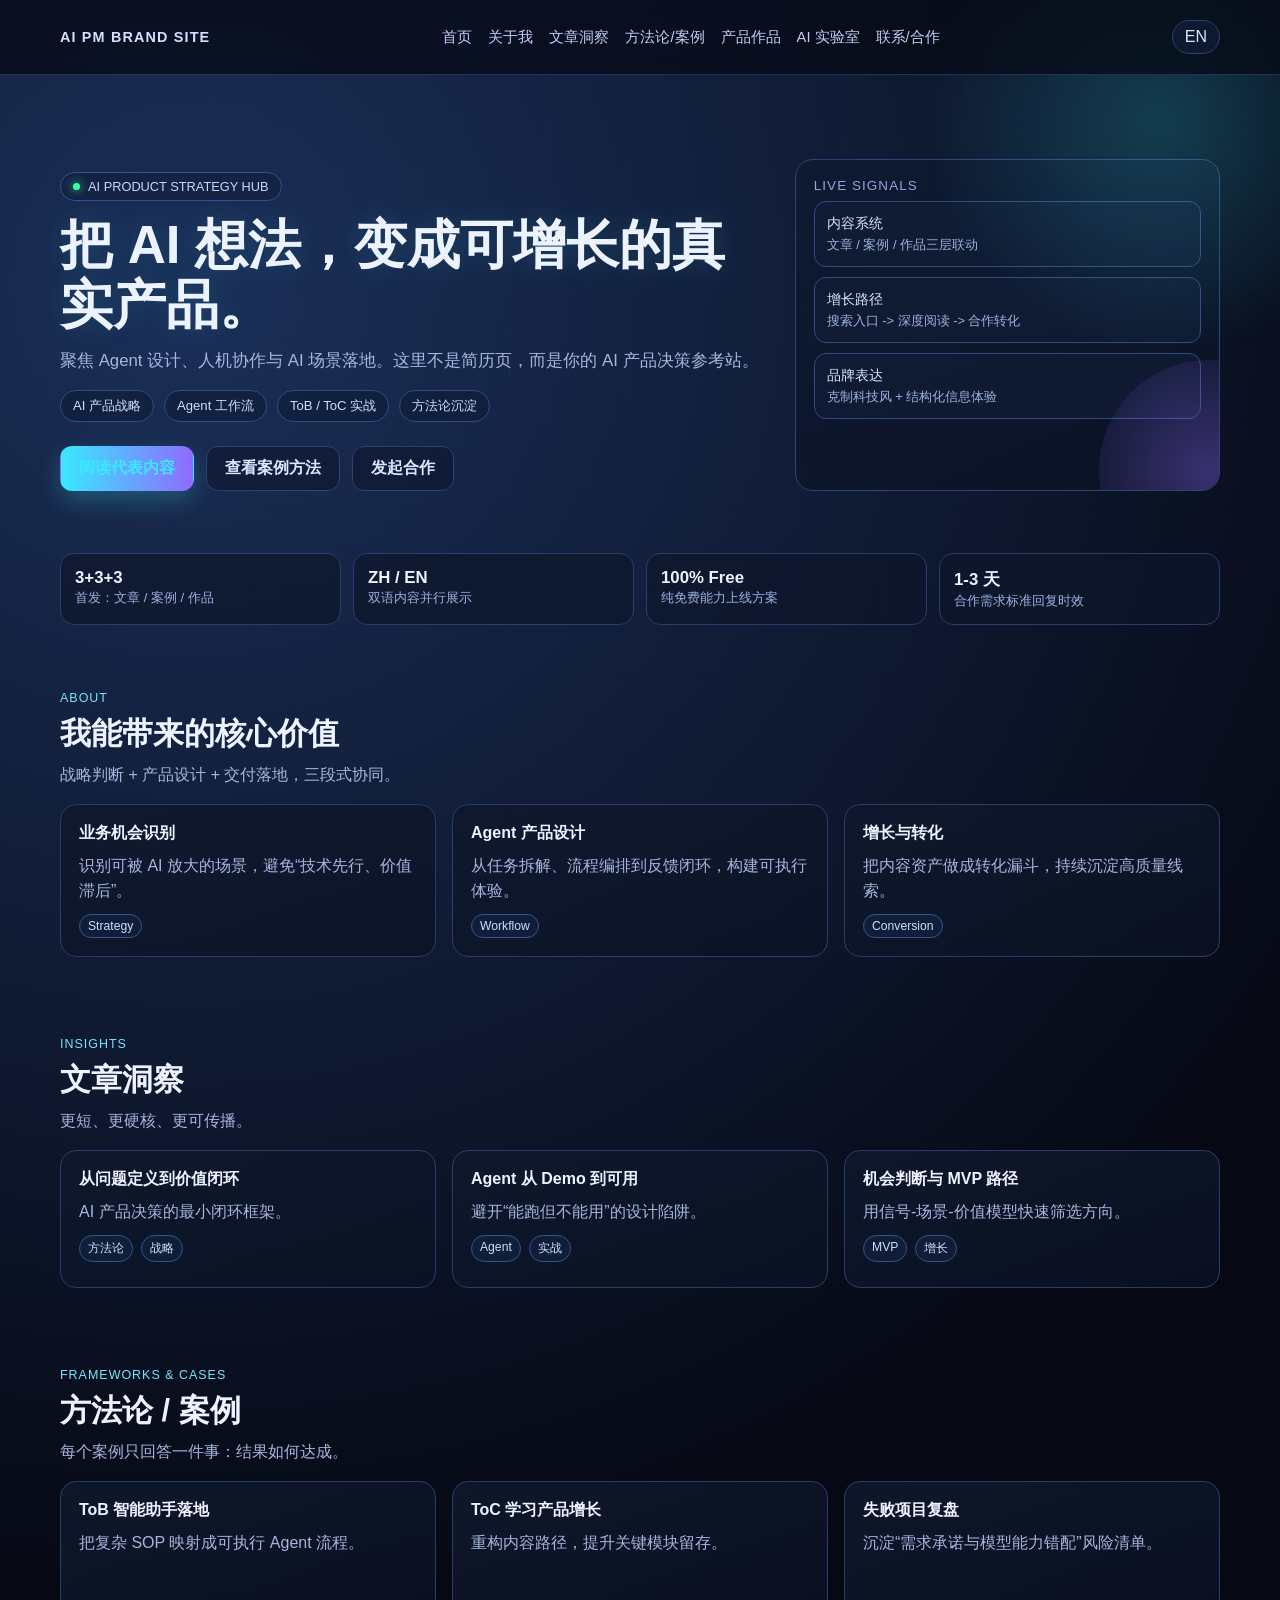
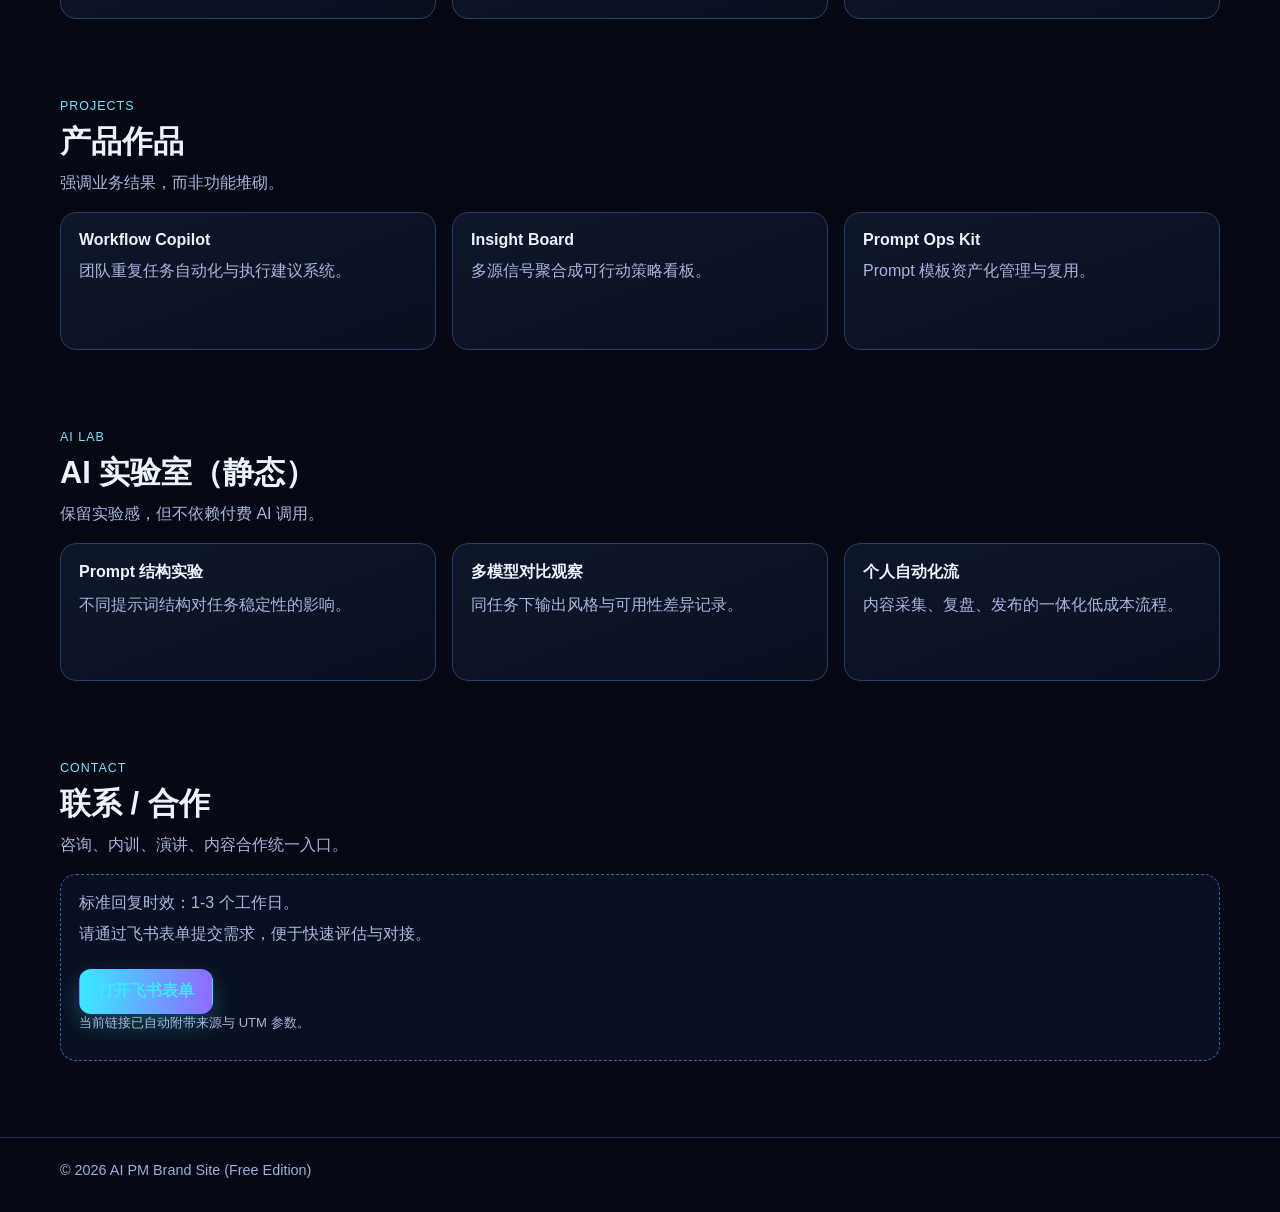
<file: index.html>
<!doctype html>
<html lang="zh-CN">
  <head>
    <meta charset="UTF-8" />
    <meta name="viewport" content="width=device-width, initial-scale=1.0" />
    <meta http-equiv="refresh" content="0; url=./zh/" />
    <title>Redirecting...</title>
  </head>
  <body>
    <p>Redirecting to Chinese homepage...</p>
    <p><a href="./zh/">Click here if not redirected.</a></p>
  </body>
</html>
</file>
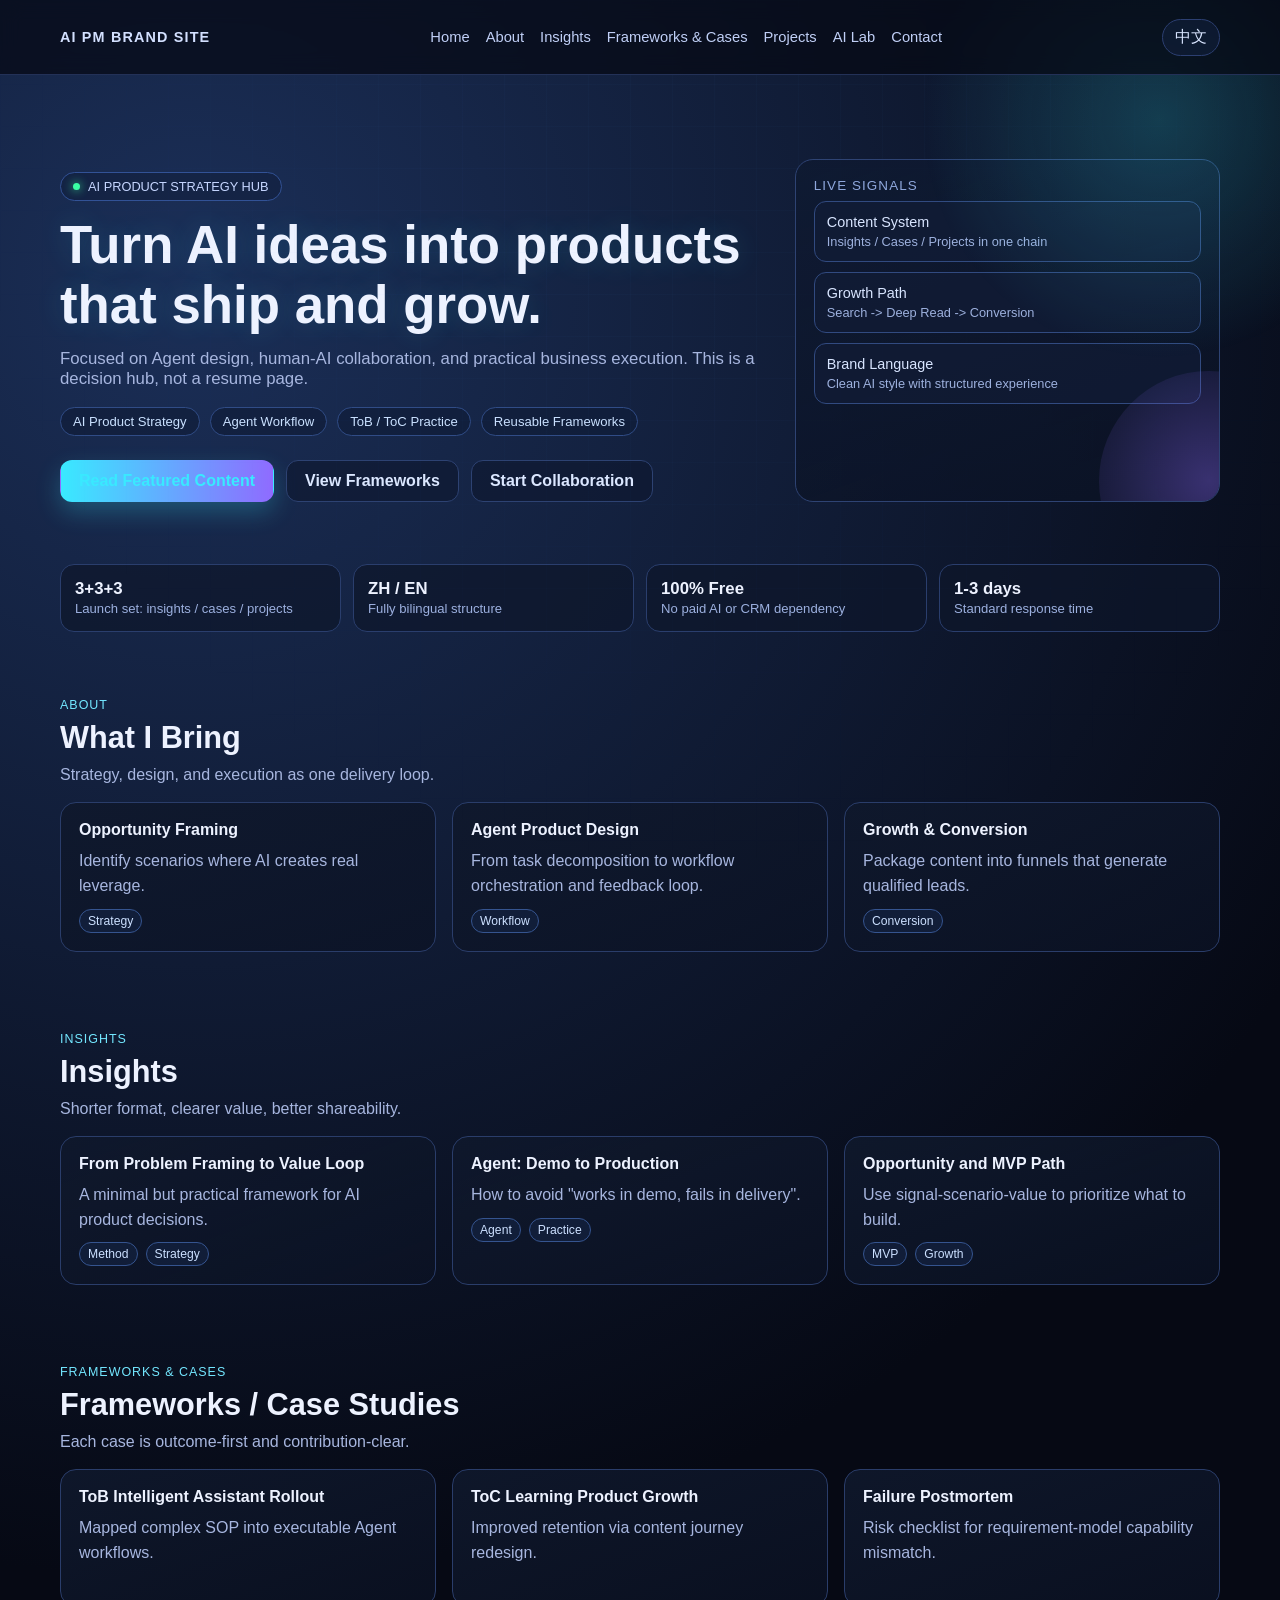
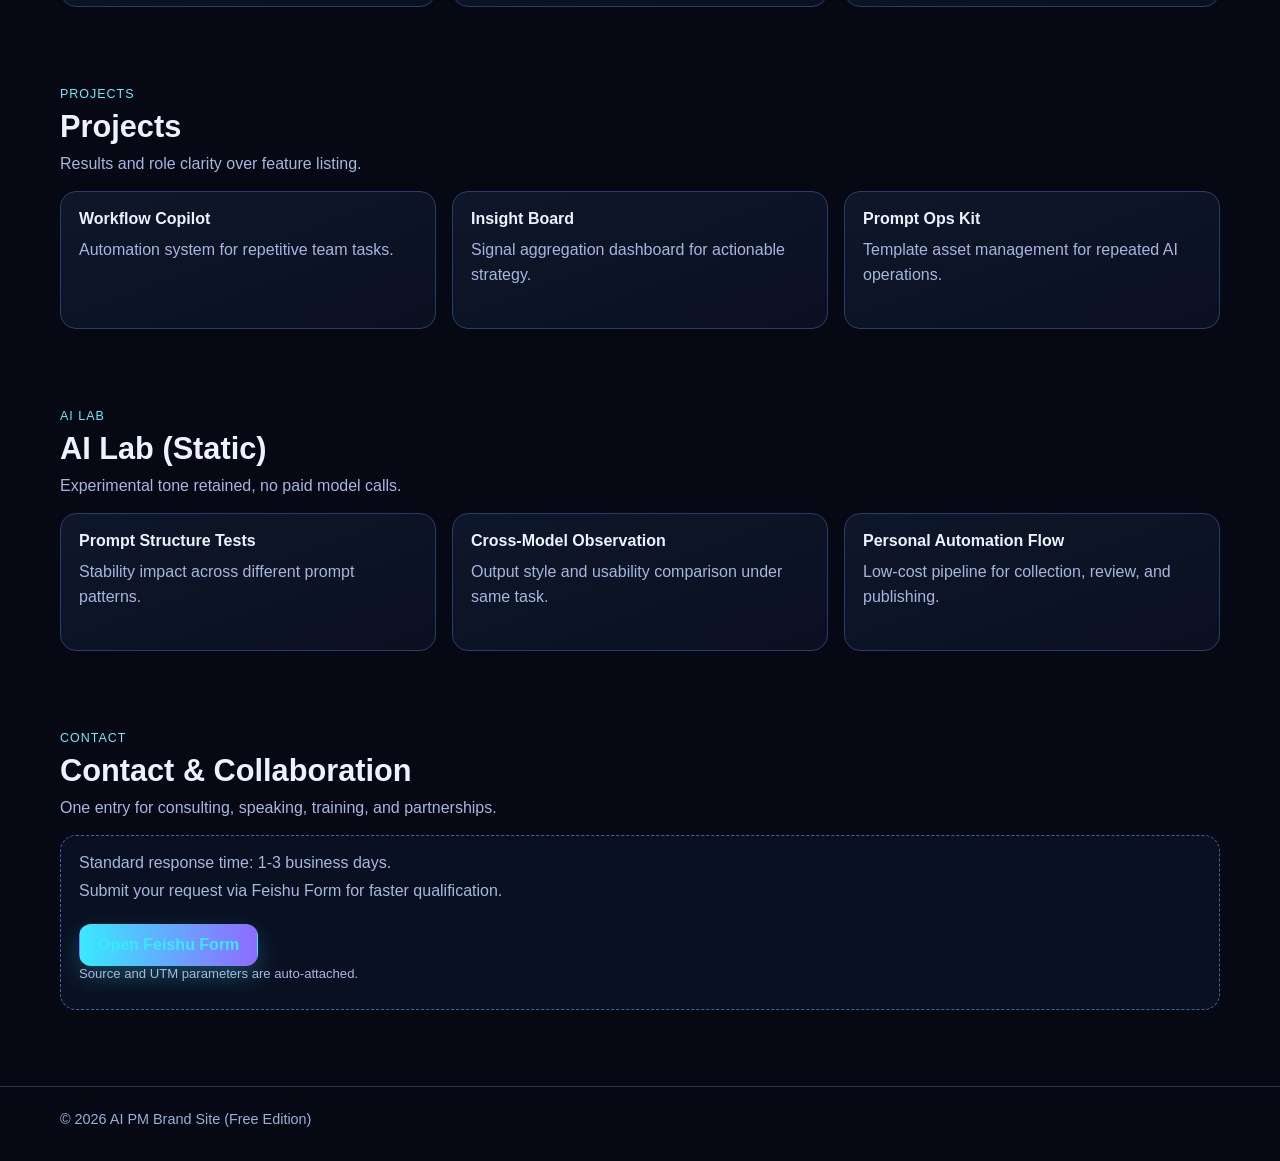
<file: en/index.html>
<!doctype html>
<html lang="en">
  <head>
    <meta charset="UTF-8" />
    <meta name="viewport" content="width=device-width, initial-scale=1.0" />
    <title>AI Product Manager Website | English</title>
    <meta
      name="description"
      content="Free AI PM personal brand website with insights, frameworks, projects, static AI lab, and collaboration entry."
    />
    <link rel="canonical" href="https://ruby-ai-pm.netlify.app/en/" />
    <link rel="alternate" hreflang="zh-CN" href="https://ruby-ai-pm.netlify.app/zh/" />
    <link rel="alternate" hreflang="en" href="https://ruby-ai-pm.netlify.app/en/" />
    <link rel="stylesheet" href="../assets/styles.css" />
  </head>
  <body>
    <header class="topbar">
      <div class="container topbar-inner">
        <div class="brand">AI PM BRAND SITE</div>
        <nav class="nav">
          <a href="#home">Home</a>
          <a href="#about">About</a>
          <a href="#insights">Insights</a>
          <a href="#cases">Frameworks & Cases</a>
          <a href="#projects">Projects</a>
          <a href="#lab">AI Lab</a>
          <a href="#contact">Contact</a>
        </nav>
        <a class="lang-switch" href="../zh/" aria-label="切换到中文">中文</a>
      </div>
    </header>

    <main class="container">
      <section class="hero" id="home">
        <div>
          <p class="badge">AI PRODUCT STRATEGY HUB</p>
          <h1>Turn AI ideas into products that ship and grow.</h1>
          <p class="lead">Focused on Agent design, human-AI collaboration, and practical business execution. This is a decision hub, not a resume page.</p>
          <div class="chip-row">
            <span class="chip">AI Product Strategy</span>
            <span class="chip">Agent Workflow</span>
            <span class="chip">ToB / ToC Practice</span>
            <span class="chip">Reusable Frameworks</span>
          </div>
          <div class="cta-row">
            <a class="btn btn-primary" href="#insights">Read Featured Content</a>
            <a class="btn btn-secondary" href="#cases">View Frameworks</a>
            <a class="btn btn-secondary" href="#contact">Start Collaboration</a>
          </div>
        </div>
        <aside class="hero-panel" aria-label="site signals">
          <p class="panel-title">Live Signals</p>
          <div class="signal-list">
            <div class="signal-item">Content System<span>Insights / Cases / Projects in one chain</span></div>
            <div class="signal-item">Growth Path<span>Search -> Deep Read -> Conversion</span></div>
            <div class="signal-item">Brand Language<span>Clean AI style with structured experience</span></div>
          </div>
        </aside>
      </section>

      <section class="stats-strip" aria-label="quick stats">
        <article class="stat-card"><strong>3+3+3</strong><span>Launch set: insights / cases / projects</span></article>
        <article class="stat-card"><strong>ZH / EN</strong><span>Fully bilingual structure</span></article>
        <article class="stat-card"><strong>100% Free</strong><span>No paid AI or CRM dependency</span></article>
        <article class="stat-card"><strong>1-3 days</strong><span>Standard response time</span></article>
      </section>

      <section class="section" id="about">
        <div class="section-header">
          <p class="eyebrow">ABOUT</p>
          <h2>What I Bring</h2>
          <p class="lead">Strategy, design, and execution as one delivery loop.</p>
        </div>
        <div class="grid grid-3">
          <article class="card">
            <h3>Opportunity Framing</h3>
            <p>Identify scenarios where AI creates real leverage.</p>
            <div class="tags"><span class="tag">Strategy</span></div>
          </article>
          <article class="card">
            <h3>Agent Product Design</h3>
            <p>From task decomposition to workflow orchestration and feedback loop.</p>
            <div class="tags"><span class="tag">Workflow</span></div>
          </article>
          <article class="card">
            <h3>Growth & Conversion</h3>
            <p>Package content into funnels that generate qualified leads.</p>
            <div class="tags"><span class="tag">Conversion</span></div>
          </article>
        </div>
      </section>

      <section class="section" id="insights">
        <div class="section-header">
          <p class="eyebrow">INSIGHTS</p>
          <h2>Insights</h2>
          <p class="lead">Shorter format, clearer value, better shareability.</p>
        </div>
        <div class="grid grid-3">
          <article class="card">
            <h3>From Problem Framing to Value Loop</h3>
            <p>A minimal but practical framework for AI product decisions.</p>
            <div class="tags"><span class="tag">Method</span><span class="tag">Strategy</span></div>
          </article>
          <article class="card">
            <h3>Agent: Demo to Production</h3>
            <p>How to avoid "works in demo, fails in delivery".</p>
            <div class="tags"><span class="tag">Agent</span><span class="tag">Practice</span></div>
          </article>
          <article class="card">
            <h3>Opportunity and MVP Path</h3>
            <p>Use signal-scenario-value to prioritize what to build.</p>
            <div class="tags"><span class="tag">MVP</span><span class="tag">Growth</span></div>
          </article>
        </div>
      </section>

      <section class="section" id="cases">
        <div class="section-header">
          <p class="eyebrow">FRAMEWORKS & CASES</p>
          <h2>Frameworks / Case Studies</h2>
          <p class="lead">Each case is outcome-first and contribution-clear.</p>
        </div>
        <div class="grid grid-3">
          <article class="card">
            <h3>ToB Intelligent Assistant Rollout</h3>
            <p>Mapped complex SOP into executable Agent workflows.</p>
          </article>
          <article class="card">
            <h3>ToC Learning Product Growth</h3>
            <p>Improved retention via content journey redesign.</p>
          </article>
          <article class="card">
            <h3>Failure Postmortem</h3>
            <p>Risk checklist for requirement-model capability mismatch.</p>
          </article>
        </div>
      </section>

      <section class="section" id="projects">
        <div class="section-header">
          <p class="eyebrow">PROJECTS</p>
          <h2>Projects</h2>
          <p class="lead">Results and role clarity over feature listing.</p>
        </div>
        <div class="grid grid-3">
          <article class="card">
            <h3>Workflow Copilot</h3>
            <p>Automation system for repetitive team tasks.</p>
          </article>
          <article class="card">
            <h3>Insight Board</h3>
            <p>Signal aggregation dashboard for actionable strategy.</p>
          </article>
          <article class="card">
            <h3>Prompt Ops Kit</h3>
            <p>Template asset management for repeated AI operations.</p>
          </article>
        </div>
      </section>

      <section class="section" id="lab">
        <div class="section-header">
          <p class="eyebrow">AI LAB</p>
          <h2>AI Lab (Static)</h2>
          <p class="lead">Experimental tone retained, no paid model calls.</p>
        </div>
        <div class="grid grid-3">
          <article class="card">
            <h3>Prompt Structure Tests</h3>
            <p>Stability impact across different prompt patterns.</p>
          </article>
          <article class="card">
            <h3>Cross-Model Observation</h3>
            <p>Output style and usability comparison under same task.</p>
          </article>
          <article class="card">
            <h3>Personal Automation Flow</h3>
            <p>Low-cost pipeline for collection, review, and publishing.</p>
          </article>
        </div>
      </section>

      <section class="section" id="contact">
        <div class="section-header">
          <p class="eyebrow">CONTACT</p>
          <h2>Contact & Collaboration</h2>
          <p class="lead">One entry for consulting, speaking, training, and partnerships.</p>
        </div>
        <div class="contact-box">
          <p>Standard response time: 1-3 business days.</p>
          <p>Submit your request via Feishu Form for faster qualification.</p>
          <div class="cta-row">
            <a class="btn btn-primary" data-feishu-link data-source="en" href="#" target="_blank" rel="noreferrer">Open Feishu Form</a>
          </div>
          <p class="meta">Source and UTM parameters are auto-attached.</p>
        </div>
      </section>
    </main>

    <footer class="footer">
      <div class="container">
        <div>© <span data-year></span> AI PM Brand Site (Free Edition)</div>
      </div>
    </footer>
    <script src="../assets/site.js"></script>
  </body>
</html>
</file>
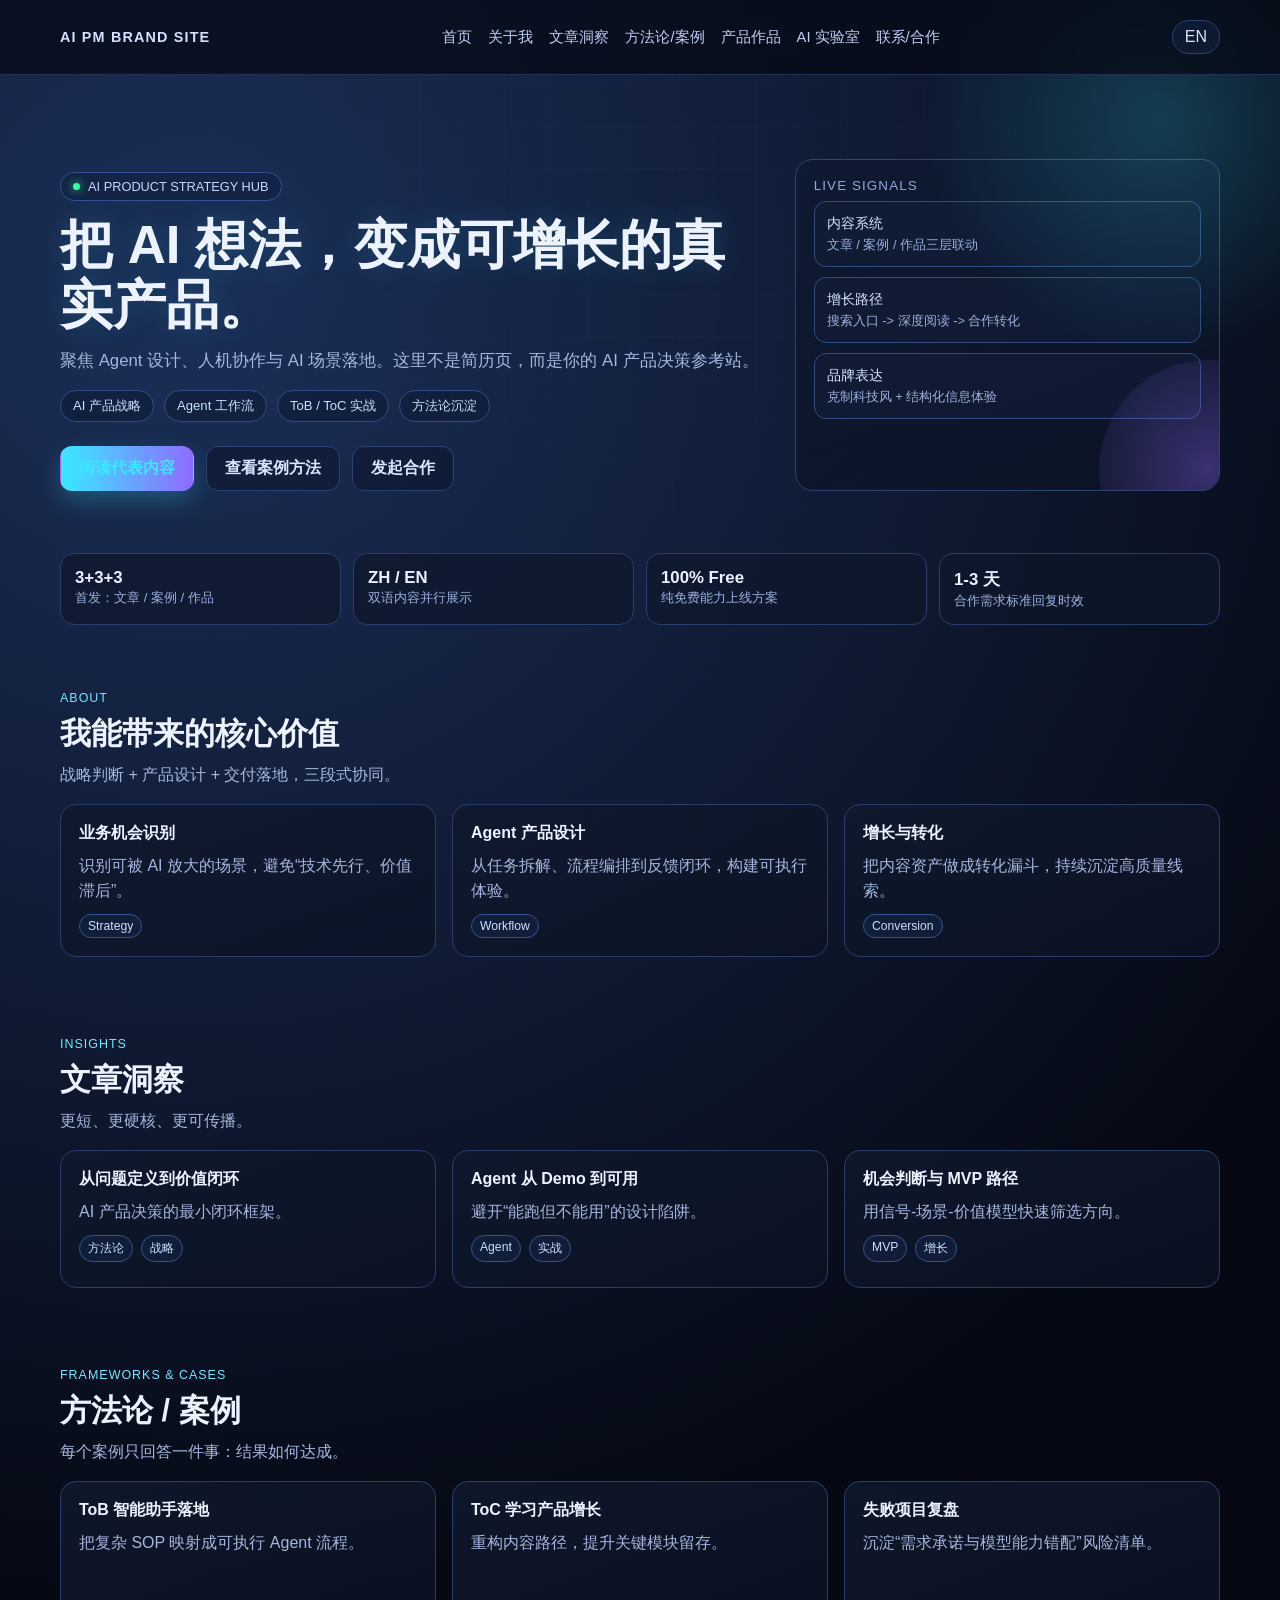
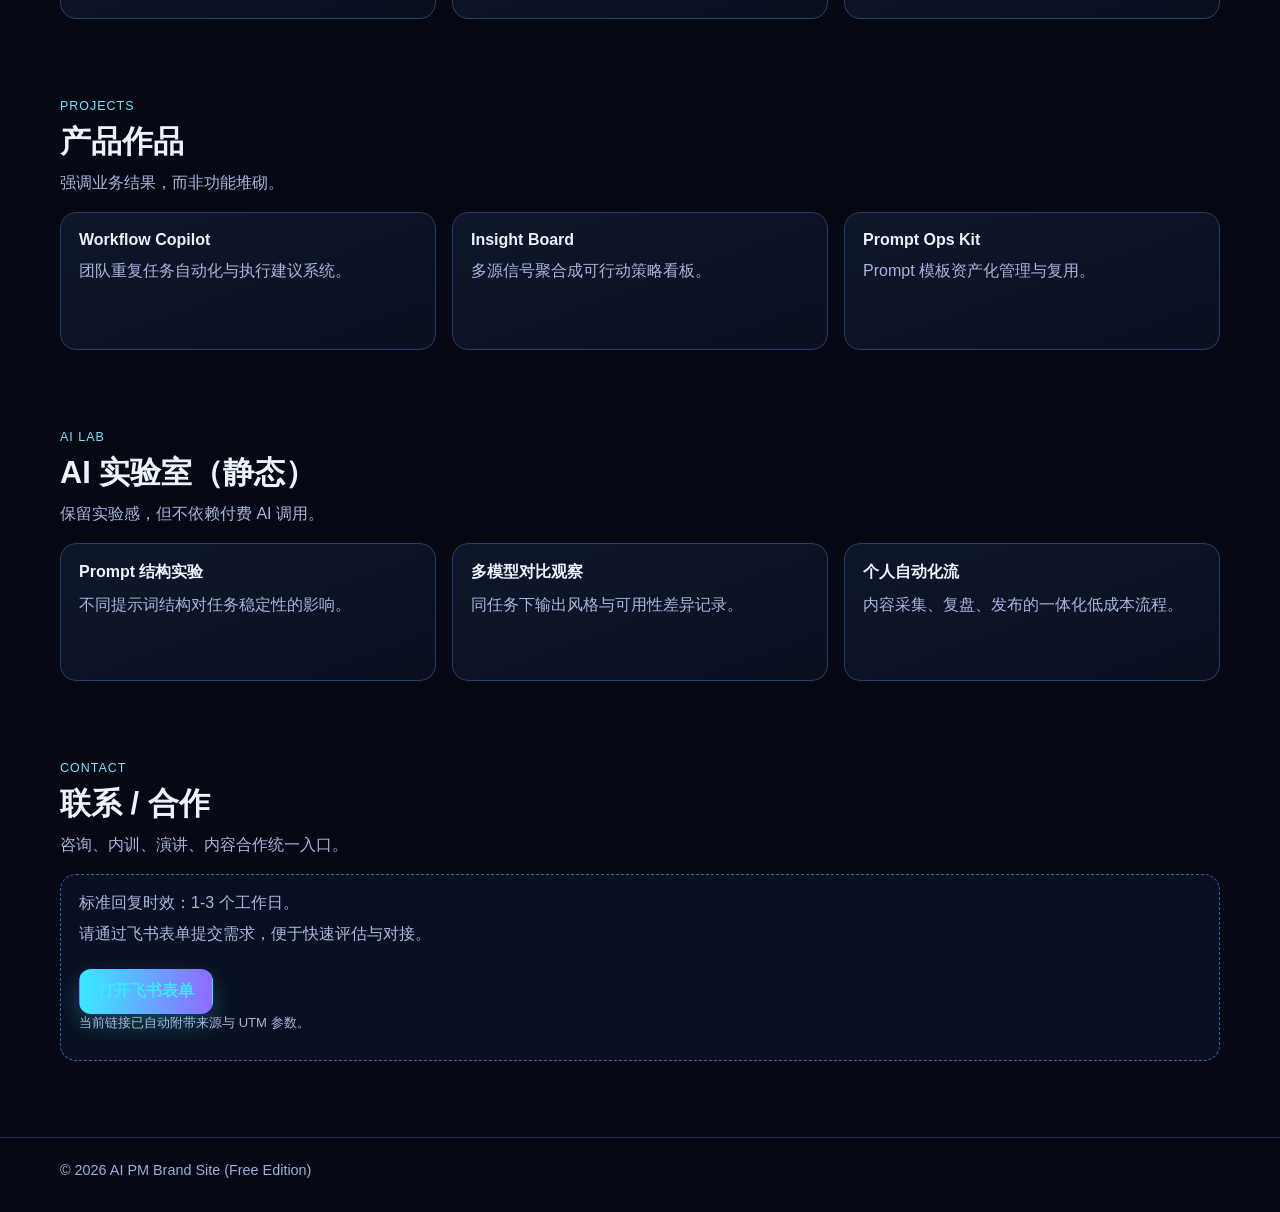
<file: zh/index.html>
<!doctype html>
<html lang="zh-CN">
  <head>
    <meta charset="UTF-8" />
    <meta name="viewport" content="width=device-width, initial-scale=1.0" />
    <title>AI 产品经理个人网站 | 中文版</title>
    <meta
      name="description"
      content="AI 产品经理个人品牌官网（免费版）：文章洞察、方法论案例、产品作品、静态 AI 实验室与合作入口。"
    />
    <link rel="canonical" href="https://ruby-ai-pm.netlify.app/zh/" />
    <link rel="alternate" hreflang="zh-CN" href="https://ruby-ai-pm.netlify.app/zh/" />
    <link rel="alternate" hreflang="en" href="https://ruby-ai-pm.netlify.app/en/" />
    <link rel="stylesheet" href="../assets/styles.css" />
  </head>
  <body>
    <header class="topbar">
      <div class="container topbar-inner">
        <div class="brand">AI PM BRAND SITE</div>
        <nav class="nav">
          <a href="#home">首页</a>
          <a href="#about">关于我</a>
          <a href="#insights">文章洞察</a>
          <a href="#cases">方法论/案例</a>
          <a href="#projects">产品作品</a>
          <a href="#lab">AI 实验室</a>
          <a href="#contact">联系/合作</a>
        </nav>
        <a class="lang-switch" href="../en/" aria-label="Switch to English">EN</a>
      </div>
    </header>

    <main class="container">
      <section class="hero" id="home">
        <div>
          <p class="badge">AI PRODUCT STRATEGY HUB</p>
          <h1>把 AI 想法，变成可增长的真实产品。</h1>
          <p class="lead">聚焦 Agent 设计、人机协作与 AI 场景落地。这里不是简历页，而是你的 AI 产品决策参考站。</p>
          <div class="chip-row">
            <span class="chip">AI 产品战略</span>
            <span class="chip">Agent 工作流</span>
            <span class="chip">ToB / ToC 实战</span>
            <span class="chip">方法论沉淀</span>
          </div>
          <div class="cta-row">
            <a class="btn btn-primary" href="#insights">阅读代表内容</a>
            <a class="btn btn-secondary" href="#cases">查看案例方法</a>
            <a class="btn btn-secondary" href="#contact">发起合作</a>
          </div>
        </div>
        <aside class="hero-panel" aria-label="site signals">
          <p class="panel-title">Live Signals</p>
          <div class="signal-list">
            <div class="signal-item">内容系统<span>文章 / 案例 / 作品三层联动</span></div>
            <div class="signal-item">增长路径<span>搜索入口 -> 深度阅读 -> 合作转化</span></div>
            <div class="signal-item">品牌表达<span>克制科技风 + 结构化信息体验</span></div>
          </div>
        </aside>
      </section>

      <section class="stats-strip" aria-label="quick stats">
        <article class="stat-card"><strong>3+3+3</strong><span>首发：文章 / 案例 / 作品</span></article>
        <article class="stat-card"><strong>ZH / EN</strong><span>双语内容并行展示</span></article>
        <article class="stat-card"><strong>100% Free</strong><span>纯免费能力上线方案</span></article>
        <article class="stat-card"><strong>1-3 天</strong><span>合作需求标准回复时效</span></article>
      </section>

      <section class="section" id="about">
        <div class="section-header">
          <p class="eyebrow">ABOUT</p>
          <h2>我能带来的核心价值</h2>
          <p class="lead">战略判断 + 产品设计 + 交付落地，三段式协同。</p>
        </div>
        <div class="grid grid-3">
          <article class="card">
            <h3>业务机会识别</h3>
            <p>识别可被 AI 放大的场景，避免“技术先行、价值滞后”。</p>
            <div class="tags"><span class="tag">Strategy</span></div>
          </article>
          <article class="card">
            <h3>Agent 产品设计</h3>
            <p>从任务拆解、流程编排到反馈闭环，构建可执行体验。</p>
            <div class="tags"><span class="tag">Workflow</span></div>
          </article>
          <article class="card">
            <h3>增长与转化</h3>
            <p>把内容资产做成转化漏斗，持续沉淀高质量线索。</p>
            <div class="tags"><span class="tag">Conversion</span></div>
          </article>
        </div>
      </section>

      <section class="section" id="insights">
        <div class="section-header">
          <p class="eyebrow">INSIGHTS</p>
          <h2>文章洞察</h2>
          <p class="lead">更短、更硬核、更可传播。</p>
        </div>
        <div class="grid grid-3">
          <article class="card">
            <h3>从问题定义到价值闭环</h3>
            <p>AI 产品决策的最小闭环框架。</p>
            <div class="tags"><span class="tag">方法论</span><span class="tag">战略</span></div>
          </article>
          <article class="card">
            <h3>Agent 从 Demo 到可用</h3>
            <p>避开“能跑但不能用”的设计陷阱。</p>
            <div class="tags"><span class="tag">Agent</span><span class="tag">实战</span></div>
          </article>
          <article class="card">
            <h3>机会判断与 MVP 路径</h3>
            <p>用信号-场景-价值模型快速筛选方向。</p>
            <div class="tags"><span class="tag">MVP</span><span class="tag">增长</span></div>
          </article>
        </div>
      </section>

      <section class="section" id="cases">
        <div class="section-header">
          <p class="eyebrow">FRAMEWORKS & CASES</p>
          <h2>方法论 / 案例</h2>
          <p class="lead">每个案例只回答一件事：结果如何达成。</p>
        </div>
        <div class="grid grid-3">
          <article class="card">
            <h3>ToB 智能助手落地</h3>
            <p>把复杂 SOP 映射成可执行 Agent 流程。</p>
          </article>
          <article class="card">
            <h3>ToC 学习产品增长</h3>
            <p>重构内容路径，提升关键模块留存。</p>
          </article>
          <article class="card">
            <h3>失败项目复盘</h3>
            <p>沉淀“需求承诺与模型能力错配”风险清单。</p>
          </article>
        </div>
      </section>

      <section class="section" id="projects">
        <div class="section-header">
          <p class="eyebrow">PROJECTS</p>
          <h2>产品作品</h2>
          <p class="lead">强调业务结果，而非功能堆砌。</p>
        </div>
        <div class="grid grid-3">
          <article class="card">
            <h3>Workflow Copilot</h3>
            <p>团队重复任务自动化与执行建议系统。</p>
          </article>
          <article class="card">
            <h3>Insight Board</h3>
            <p>多源信号聚合成可行动策略看板。</p>
          </article>
          <article class="card">
            <h3>Prompt Ops Kit</h3>
            <p>Prompt 模板资产化管理与复用。</p>
          </article>
        </div>
      </section>

      <section class="section" id="lab">
        <div class="section-header">
          <p class="eyebrow">AI LAB</p>
          <h2>AI 实验室（静态）</h2>
          <p class="lead">保留实验感，但不依赖付费 AI 调用。</p>
        </div>
        <div class="grid grid-3">
          <article class="card">
            <h3>Prompt 结构实验</h3>
            <p>不同提示词结构对任务稳定性的影响。</p>
          </article>
          <article class="card">
            <h3>多模型对比观察</h3>
            <p>同任务下输出风格与可用性差异记录。</p>
          </article>
          <article class="card">
            <h3>个人自动化流</h3>
            <p>内容采集、复盘、发布的一体化低成本流程。</p>
          </article>
        </div>
      </section>

      <section class="section" id="contact">
        <div class="section-header">
          <p class="eyebrow">CONTACT</p>
          <h2>联系 / 合作</h2>
          <p class="lead">咨询、内训、演讲、内容合作统一入口。</p>
        </div>
        <div class="contact-box">
          <p>标准回复时效：1-3 个工作日。</p>
          <p>请通过飞书表单提交需求，便于快速评估与对接。</p>
          <div class="cta-row">
            <a class="btn btn-primary" data-feishu-link data-source="zh" href="#" target="_blank" rel="noreferrer">打开飞书表单</a>
          </div>
          <p class="meta">当前链接已自动附带来源与 UTM 参数。</p>
        </div>
      </section>
    </main>

    <footer class="footer">
      <div class="container">
        <div>© <span data-year></span> AI PM Brand Site (Free Edition)</div>
      </div>
    </footer>
    <script src="../assets/site.js"></script>
  </body>
</html>
</file>
<file: assets/styles.css>
:root {
  --bg: #060914;
  --bg-2: #101a34;
  --text: #edf2ff;
  --muted: #a7b6df;
  --primary: #39e9ff;
  --secondary: #8f6bff;
  --tertiary: #39ffa3;
  --border: #233157;
  --card: rgba(13, 21, 40, 0.78);
}

* {
  box-sizing: border-box;
}

html,
body {
  margin: 0;
  padding: 0;
  font-family: "Inter", "PingFang SC", "Microsoft YaHei", sans-serif;
  color: var(--text);
  background: radial-gradient(circle at 15% 10%, #1b2f58 0%, var(--bg) 48%);
}

body {
  min-height: 100vh;
  position: relative;
  overflow-x: hidden;
}

body::before {
  content: "";
  position: fixed;
  inset: 0;
  pointer-events: none;
  background-image:
    linear-gradient(rgba(87, 139, 229, 0.12) 1px, transparent 1px),
    linear-gradient(90deg, rgba(87, 139, 229, 0.12) 1px, transparent 1px);
  background-size: 42px 42px;
  opacity: 0.24;
  mask-image: radial-gradient(circle at 55% 15%, black 22%, transparent 78%);
  animation: gridMove 26s linear infinite;
}

body::after {
  content: "";
  position: fixed;
  width: 520px;
  height: 520px;
  right: -140px;
  top: -140px;
  border-radius: 50%;
  pointer-events: none;
  background: radial-gradient(circle, rgba(57, 233, 255, 0.2) 0%, rgba(143, 107, 255, 0) 65%);
  animation: orbFloat 9s ease-in-out infinite;
}

a {
  color: var(--primary);
  text-decoration: none;
}

a:hover {
  text-decoration: underline;
}

.container {
  width: min(1160px, 92%);
  margin: 0 auto;
}

.topbar {
  position: sticky;
  top: 0;
  z-index: 40;
  backdrop-filter: blur(10px);
  background: rgba(6, 9, 20, 0.72);
  border-bottom: 1px solid var(--border);
}

.topbar-inner {
  min-height: 74px;
  display: flex;
  align-items: center;
  justify-content: space-between;
  gap: 14px;
}

.brand {
  font-size: 0.9rem;
  letter-spacing: 0.08em;
  font-weight: 700;
  color: #d3e0ff;
}

.nav {
  display: flex;
  flex-wrap: wrap;
  gap: 16px;
  font-size: 0.92rem;
}

.nav a {
  color: #c0cff6;
  transition: color 0.2s ease;
}

.nav a:hover {
  color: var(--primary);
}

.lang-switch {
  border: 1px solid #2c3f71;
  border-radius: 999px;
  padding: 7px 12px;
  color: #d9e5ff;
  background: rgba(18, 31, 61, 0.58);
}

.hero {
  padding: 84px 0 54px;
  display: grid;
  grid-template-columns: 1.25fr 0.75fr;
  gap: 26px;
  align-items: stretch;
}

.badge {
  display: inline-flex;
  align-items: center;
  gap: 8px;
  border: 1px solid #325296;
  padding: 6px 12px;
  border-radius: 999px;
  font-size: 0.8rem;
  color: #c6d6ff;
  margin-bottom: 14px;
  background: rgba(18, 32, 62, 0.62);
}

.badge::before {
  content: "";
  width: 7px;
  height: 7px;
  border-radius: 50%;
  background: var(--tertiary);
  box-shadow: 0 0 10px rgba(57, 255, 163, 0.9);
}

.hero h1 {
  margin: 0;
  font-size: clamp(2rem, 5vw, 3.3rem);
  line-height: 1.14;
  text-shadow: 0 0 28px rgba(57, 233, 255, 0.16);
}

.hero .lead {
  margin: 14px 0 0;
  color: var(--muted);
  font-size: 1.05rem;
  max-width: 700px;
}

.chip-row {
  margin-top: 18px;
  display: flex;
  flex-wrap: wrap;
  gap: 10px;
}

.chip {
  padding: 6px 12px;
  border-radius: 999px;
  font-size: 0.82rem;
  color: #cae1ff;
  border: 1px solid #304c86;
  background: rgba(16, 29, 57, 0.68);
}

.hero-panel {
  border: 1px solid #2e4373;
  background: linear-gradient(160deg, rgba(15, 26, 50, 0.9), rgba(11, 18, 36, 0.78));
  border-radius: 18px;
  padding: 18px;
  position: relative;
  overflow: hidden;
}

.hero-panel::before {
  content: "";
  position: absolute;
  width: 220px;
  height: 220px;
  border-radius: 50%;
  right: -100px;
  bottom: -90px;
  background: radial-gradient(circle, rgba(143, 107, 255, 0.35), rgba(143, 107, 255, 0));
}

.panel-title {
  font-size: 0.84rem;
  text-transform: uppercase;
  letter-spacing: 0.08em;
  color: #8fa8dd;
  margin: 0 0 8px;
}

.signal-list {
  display: grid;
  gap: 10px;
}

.signal-item {
  border: 1px solid #314a80;
  background: rgba(18, 29, 55, 0.68);
  border-radius: 12px;
  padding: 12px;
  font-size: 0.9rem;
  color: #d8e5ff;
}

.signal-item span {
  display: block;
  margin-top: 4px;
  color: #9db1de;
  font-size: 0.8rem;
}

.cta-row {
  margin-top: 24px;
  display: flex;
  flex-wrap: wrap;
  gap: 12px;
}

.btn {
  display: inline-flex;
  align-items: center;
  justify-content: center;
  border-radius: 12px;
  padding: 11px 18px;
  font-weight: 650;
  border: 1px solid transparent;
  transition: transform 0.2s ease, box-shadow 0.2s ease, border-color 0.2s ease;
}

.btn-primary {
  background: linear-gradient(90deg, var(--primary), var(--secondary));
  box-shadow: 0 10px 25px rgba(57, 233, 255, 0.24);
}

.btn-secondary {
  color: #dbe7ff;
  border-color: #2d4272;
  background: rgba(15, 24, 47, 0.66);
}

.btn:hover {
  transform: translateY(-1px);
  text-decoration: none;
}

.btn-primary:hover {
  box-shadow: 0 14px 28px rgba(57, 233, 255, 0.34);
}

.btn-secondary:hover {
  border-color: #4a69ae;
}

.stats-strip {
  margin-top: 8px;
  display: grid;
  grid-template-columns: repeat(auto-fit, minmax(170px, 1fr));
  gap: 12px;
}

.stat-card {
  border-radius: 14px;
  border: 1px solid #2a3e6d;
  background: rgba(13, 22, 42, 0.7);
  padding: 14px;
}

.stat-card strong {
  display: block;
  font-size: 1.05rem;
}

.stat-card span {
  color: #9cb0df;
  font-size: 0.82rem;
}

.section {
  padding: 66px 0 14px;
}

.section-header {
  margin-bottom: 18px;
}

.eyebrow {
  margin: 0 0 8px;
  color: #73e7ff;
  font-size: 0.78rem;
  letter-spacing: 0.08em;
  text-transform: uppercase;
}

.section h2 {
  margin: 0;
  font-size: clamp(1.5rem, 2.4vw, 2rem);
}

.section p.lead {
  margin: 10px 0 0;
  color: var(--muted);
  max-width: 760px;
}

.grid {
  display: grid;
  gap: 16px;
}

.grid-3 {
  grid-template-columns: repeat(auto-fit, minmax(220px, 1fr));
}

.grid-2 {
  grid-template-columns: repeat(auto-fit, minmax(280px, 1fr));
}

.card {
  border-radius: 16px;
  border: 1px solid #2a3d6a;
  background: linear-gradient(160deg, rgba(15, 24, 44, 0.9), rgba(11, 18, 36, 0.75));
  padding: 18px;
  min-height: 138px;
  transition: transform 0.24s ease, box-shadow 0.24s ease, border-color 0.24s ease;
}

.card:hover {
  transform: translateY(-4px);
  border-color: #4465aa;
  box-shadow: 0 14px 30px rgba(4, 10, 22, 0.56);
}

.card h3 {
  margin: 0;
  font-size: 1rem;
}

.card p {
  margin: 10px 0 0;
  color: var(--muted);
  line-height: 1.55;
}

.tags {
  margin-top: 10px;
  display: flex;
  flex-wrap: wrap;
  gap: 8px;
}

.tag {
  font-size: 0.76rem;
  padding: 4px 8px;
  border-radius: 999px;
  border: 1px solid #35548f;
  color: #cce0ff;
  background: rgba(20, 34, 66, 0.68);
}

.contact-box {
  border: 1px dashed #3f62a6;
  border-radius: 16px;
  padding: 18px;
  background: rgba(12, 21, 42, 0.62);
}

.contact-box p {
  margin: 0 0 10px;
  color: #a7b8df;
}

.meta {
  margin-top: 10px;
  font-size: 0.82rem;
  color: #89a0d2;
}

.footer {
  border-top: 1px solid var(--border);
  margin-top: 62px;
  padding: 24px 0 34px;
  color: #9bb0dc;
  font-size: 0.9rem;
}

@keyframes orbFloat {
  0%,
  100% {
    transform: translateY(0);
  }
  50% {
    transform: translateY(18px);
  }
}

@keyframes gridMove {
  from {
    transform: translateY(0);
  }
  to {
    transform: translateY(42px);
  }
}

@media (max-width: 980px) {
  .hero {
    grid-template-columns: 1fr;
  }
}

@media (max-width: 840px) {
  .topbar-inner {
    flex-direction: column;
    align-items: flex-start;
    padding: 10px 0;
  }
}

@media (prefers-reduced-motion: reduce) {
  *,
  *::before,
  *::after {
    animation: none !important;
    transition: none !important;
  }
}
</file>
